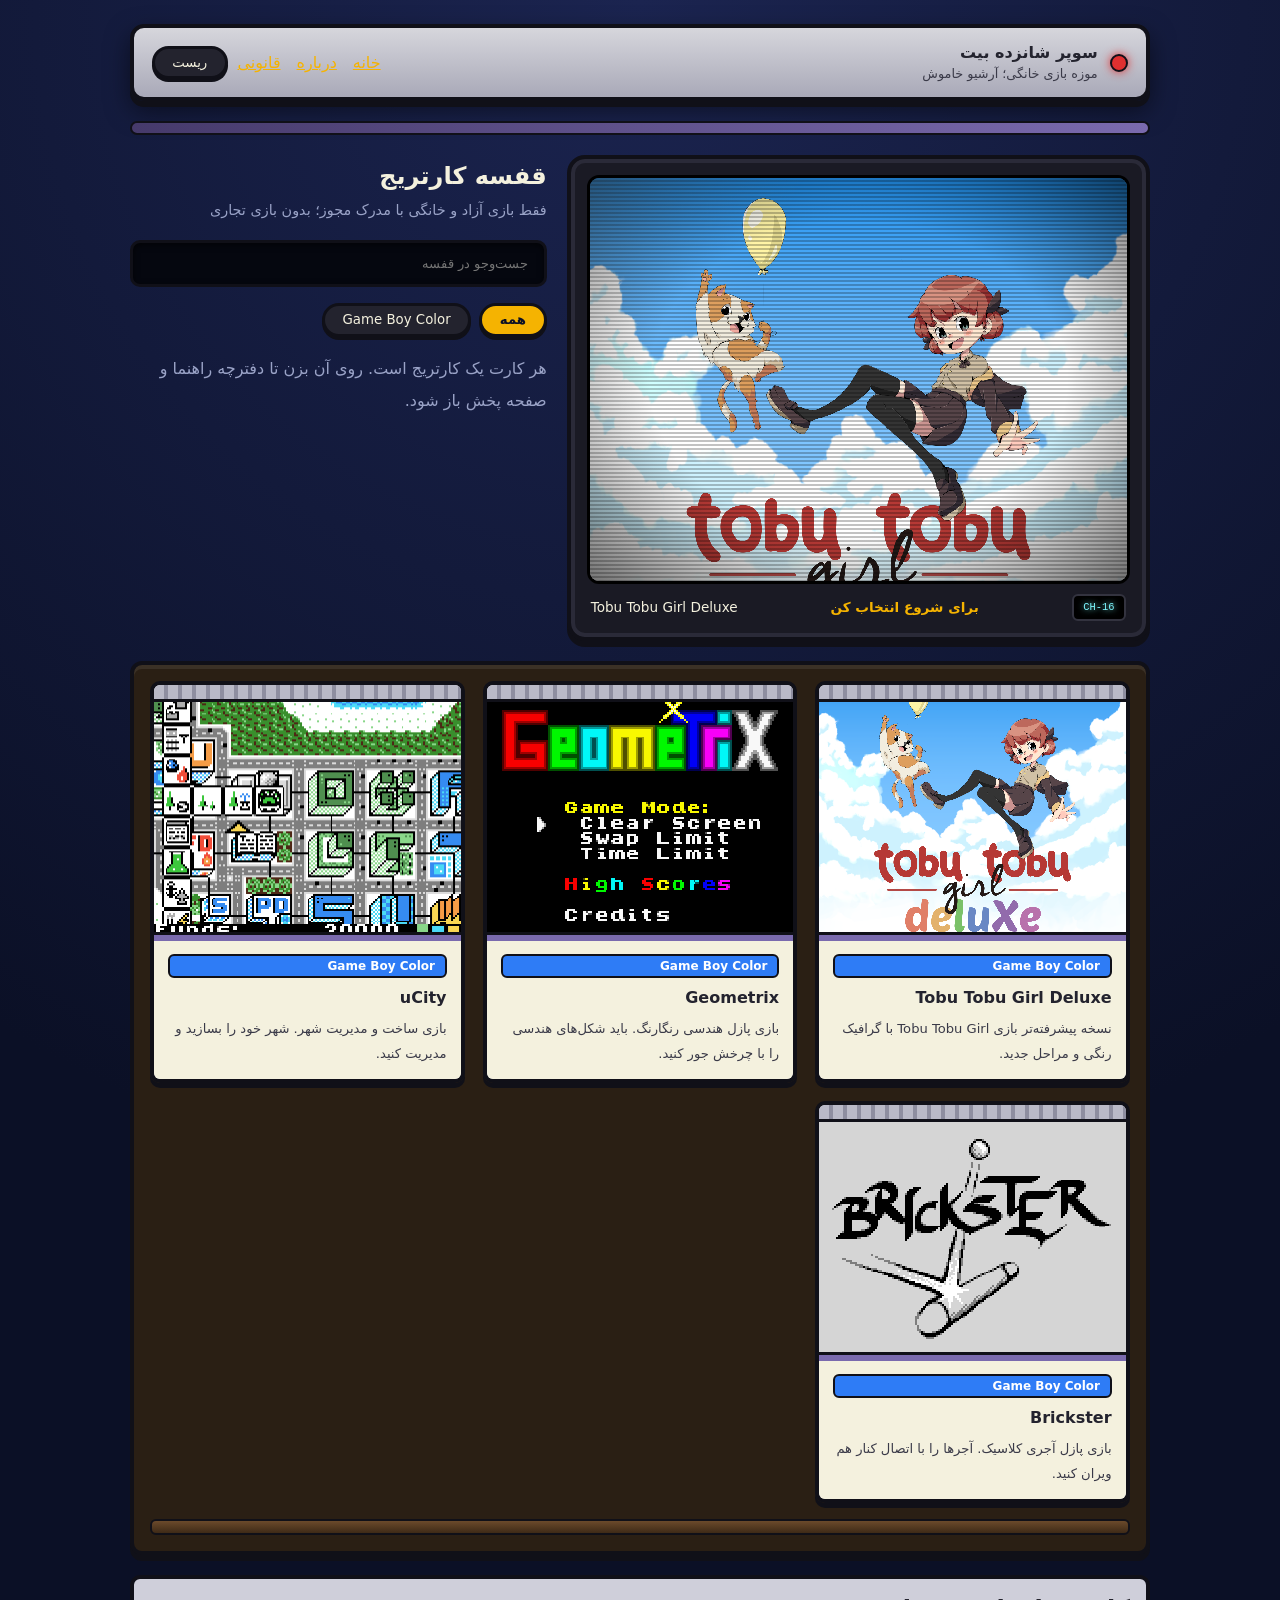
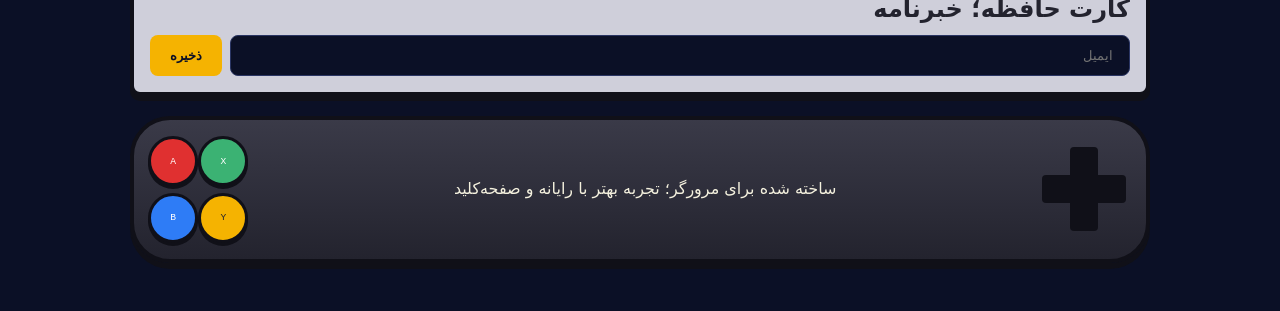
<file: site/index.html>
<!DOCTYPE html>
<html lang="fa" dir="rtl">
<head>
<meta charset="utf-8">
<meta name="viewport" content="width=device-width, initial-scale=1">
<link rel="icon" type="image/svg+xml" href="./favicon.svg">
<title>موزه بازی خانگی | سوپر شانزده بیت</title>
<link rel="stylesheet" href="../design/tokens.css">
<link rel="stylesheet" href="../design/components.css">
<style>
body { background: radial-gradient(circle at 50% 0%, #1B2450 0%, var(--bg) 60%); color: var(--text); font-family: var(--font-fa); margin: 0; padding: 1.5rem 1rem 3rem; }
.wrap { max-width: 1020px; margin-inline: auto; display: grid; gap: 1.25rem; }
.top-links { display: flex; gap: 1rem; flex-wrap: wrap; }
a { color: var(--accent); }
input[type="search"] { background: #05070F; border: 3px solid #101018; color: var(--text); border-radius: 10px; padding: 0.8rem 1rem; width: 100%; box-shadow: inset 0 2px 6px rgba(0,0,0,.6); }
.filters { display: flex; gap: 0.5rem; flex-wrap: wrap; }
.filter-btn { background: var(--snes-dark); border: 3px solid #101018; color: var(--paper); border-radius: 999px; padding: 0.4rem 1.1rem; cursor: pointer; font-family: var(--font-fa); box-shadow: 0 3px 0 #101018; }
.filter-btn.active { background: var(--accent); color: #0B1026; border-color: #101018; font-weight: 800; }
.cards { display: grid; grid-template-columns: repeat(auto-fit, minmax(240px, 1fr)); gap: 1.1rem; }
.cards a { text-decoration: none; }
.hero-grid { display: grid; grid-template-columns: 1.4fr 1fr; gap: 1.25rem; }
@media (max-width: 800px) { .hero-grid { grid-template-columns: 1fr; } }
.hero-side { display: grid; gap: 1rem; align-content: start; }
.hero-title { margin: 0; line-height: 1.8; }
.hero-title small { display: block; color: var(--muted); font-weight: 400; font-size: 0.9rem; }
.featured-cover { width: 100%; height: 100%; object-fit: cover; image-rendering: pixelated; display: block; }
</style>
</head>
<body>
<div class="wrap">

<div class="console-shell">
<div class="console-shell__brand">
<span class="power-led" aria-hidden="true"></span>
<div class="console-shell__title">
سوپر شانزده بیت
<small>موزه بازی خانگی؛ آرشیو خاموش</small>
</div>
</div>
<div class="console-shell__actions">
<nav class="top-links"><a href="./index.html">خانه</a><a href="./about.html">درباره</a><a href="./legal.html">قانونی</a></nav>
<button class="console-btn" id="reset" type="button">ریست</button>
</div>
</div>
<div class="purple-stripe" aria-hidden="true"></div>

<div class="hero-grid">
<section class="crt" aria-label="تلویزیون">
<div class="crt__screen">
<img class="featured-cover" id="featured-cover" alt="بازی ویژه">
<div class="crt__glare"></div>
</div>
<div class="crt__bar">
<span class="channel-badge" dir="ltr">CH-16</span>
<span class="press-start" id="featured-start">برای شروع انتخاب کن</span>
<span id="featured-name"></span>
</div>
</section>

<aside class="hero-side">
<h1 class="hero-title">قفسه کارتریج<small>فقط بازی آزاد و خانگی با مدرک مجوز؛ بدون بازی تجاری</small></h1>
<input type="search" id="q" placeholder="جست‌وجو در قفسه">
<div class="filters" id="filters"></div>
<p style="margin:0;color:var(--muted);line-height:2;">هر کارت یک کارتریج است. روی آن بزن تا دفترچه راهنما و صفحه پخش باز شود.</p>
</aside>
</div>

<section class="shelf" aria-label="قفسه">
<div id="list" class="cards"></div>
<div class="shelf__wood"></div>
<div id="empty" class="empty-state" hidden>چیزی پیدا نشد</div>
</section>

<section class="memory-card">
<h2 style="margin:0;">کارت حافظه؛ خبرنامه</h2>
<form class="newsletter-form" id="nl"><input type="email" id="nl-email" placeholder="ایمیل" required><button type="submit">ذخیره</button></form>
<p id="nl-ok" hidden>ذخیره شد</p>
</section>

<footer class="controller" aria-label="دسته">
<div class="dpad" aria-hidden="true"></div>
<p style="margin:0;color:var(--paper);line-height:2;">ساخته شده برای مرورگر؛ تجربه بهتر با رایانه و صفحه‌کلید</p>
<div class="abxy" aria-hidden="true"><span>X</span><span>A</span><span>Y</span><span>B</span></div>
</footer>

</div>
<script src="./app.js"></script>
</body>
</html>
</file>
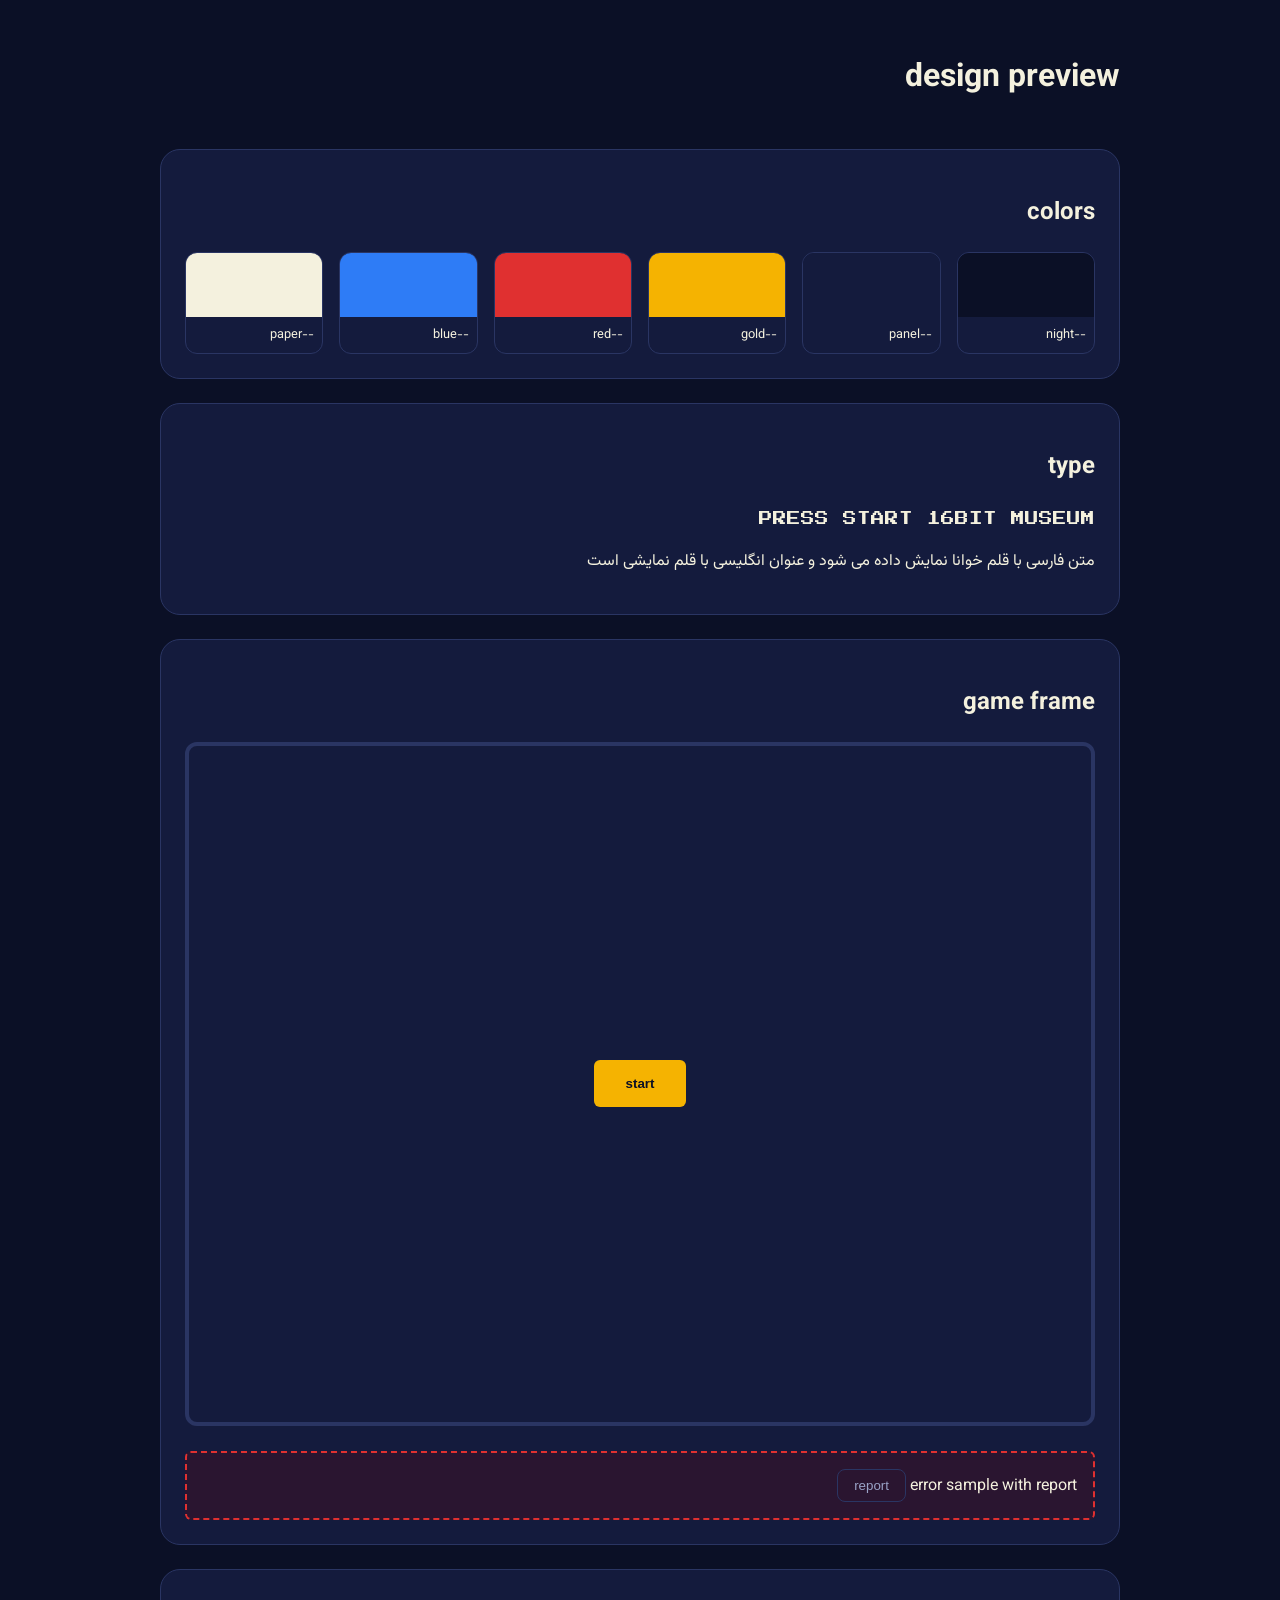
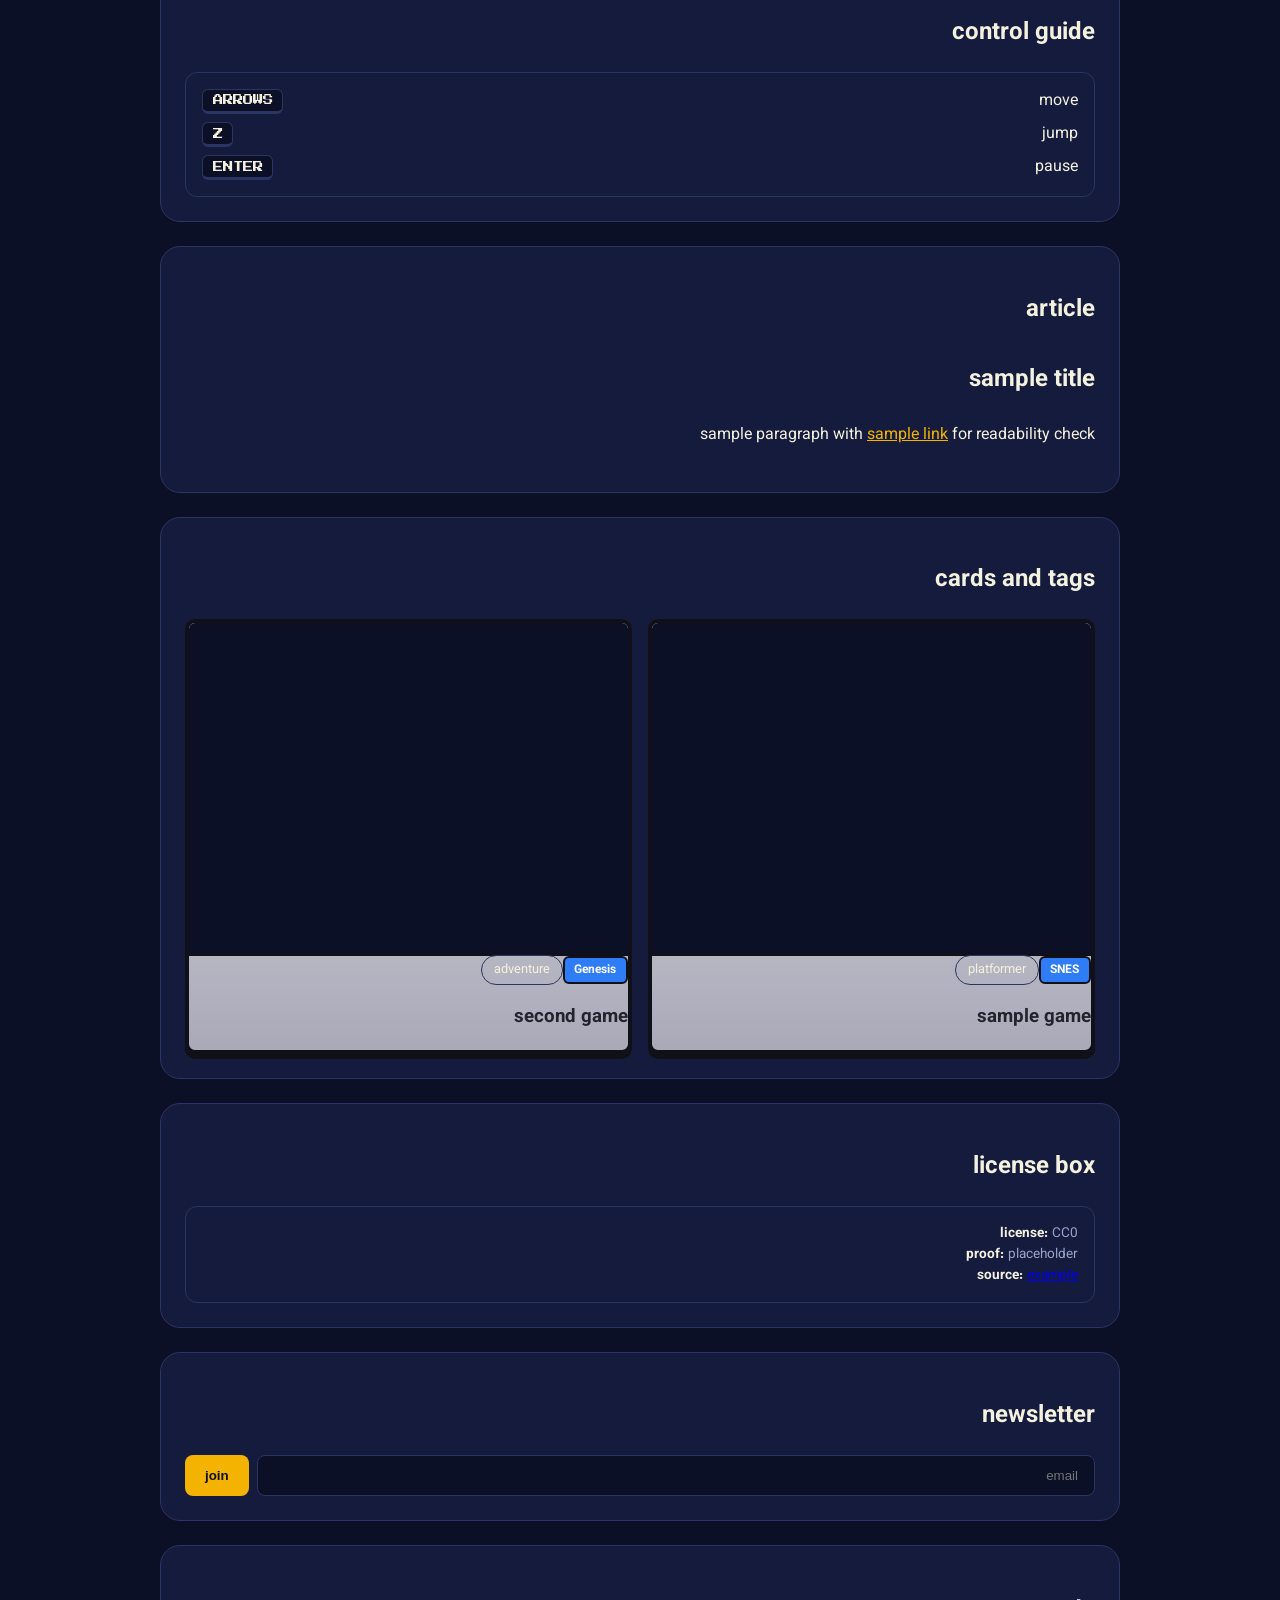
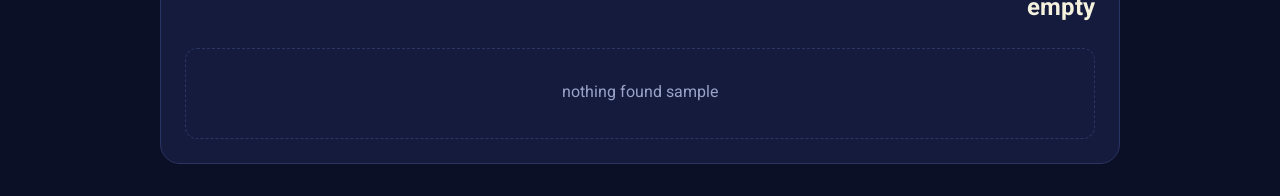
<file: design/preview.html>
﻿<!DOCTYPE html>
<html lang="fa" dir="rtl">
<head>
<meta charset="utf-8">
<meta name="viewport" content="width=device-width, initial-scale=1">
<title>16bit museum design preview</title>
<link rel="stylesheet" href="./tokens.css">
<link rel="stylesheet" href="./components.css">
<link rel="preconnect" href="https://fonts.googleapis.com">
<link rel="stylesheet" href="https://fonts.googleapis.com/css2?family=Press+Start+2P&family=Vazirmatn:wght@400;700;800&display=swap">
<style>
body { background: var(--bg); color: var(--text); font-family: var(--font-fa); margin: 0; padding: 2rem; }
.grid { display: grid; gap: 1.5rem; max-width: 960px; margin-inline: auto; }
section { background: var(--surface); border: 1px solid var(--border); border-radius: 20px; padding: 1.5rem; }
.swatches { display: grid; grid-template-columns: repeat(auto-fit, minmax(120px, 1fr)); gap: 1rem; }
.swatch { border: 1px solid var(--border); border-radius: 12px; overflow: hidden; }
.swatch i { display: block; height: 64px; }
.swatch span { display: block; padding: 0.5rem; font-size: 0.8rem; }
.display { font-family: var(--font-display); font-size: 0.85rem; line-height: 2; }
.cards { display: grid; grid-template-columns: repeat(auto-fit, minmax(220px, 1fr)); gap: 1rem; }
</style>
</head>
<body>
<main class="grid">
<h1>design preview</h1>
<section>
<h2>colors</h2>
<div class="swatches">
<div class="swatch"><i style="background:#0B1026"></i><span>--night</span></div>
<div class="swatch"><i style="background:#141B3D"></i><span>--panel</span></div>
<div class="swatch"><i style="background:#F5B301"></i><span>--gold</span></div>
<div class="swatch"><i style="background:#E03030"></i><span>--red</span></div>
<div class="swatch"><i style="background:#2E7CF6"></i><span>--blue</span></div>
<div class="swatch"><i style="background:#F4F1DE"></i><span>--paper</span></div>
</div>
</section>
<section>
<h2>type</h2>
<p class="display">PRESS START 16BIT MUSEUM</p>
<p>متن فارسی با قلم خوانا نمایش داده می شود و عنوان انگلیسی با قلم نمایشی است</p>
</section>
<section>
<h2>game frame</h2>
<p class="mobile-warning">mobile warning sample</p>
<div class="game-frame"><button class="game-frame__start" type="button">start</button></div>
<br>
<div class="game-frame__error">error sample with report <button class="report-button" type="button">report</button></div>
</section>
<section>
<h2>control guide</h2>
<div class="control-guide">
<div class="control-guide__row"><span>move</span><span class="key">ARROWS</span></div>
<div class="control-guide__row"><span>jump</span><span class="key">Z</span></div>
<div class="control-guide__row"><span>pause</span><span class="key">ENTER</span></div>
</div>
</section>
<section>
<h2>article</h2>
<div class="article-body">
<h2>sample title</h2>
<p>sample paragraph with <a href="#">sample link</a> for readability check</p>
</div>
</section>
<section>
<h2>cards and tags</h2>
<div class="cards">
<article class="game-card"><div class="game-card__cover"></div><div class="game-card__body"><span class="console-badge">SNES</span><span class="tag-chip">platformer</span><h3>sample game</h3></div></article>
<article class="game-card"><div class="game-card__cover"></div><div class="game-card__body"><span class="console-badge">Genesis</span><span class="tag-chip">adventure</span><h3>second game</h3></div></article>
</div>
</section>
<section>
<h2>license box</h2>
<div class="license-box"><strong>license:</strong> CC0<br><strong>proof:</strong> placeholder<br><strong>source:</strong> <a href="#">example</a></div>
</section>
<section>
<h2>newsletter</h2>
<form class="newsletter-form"><input type="email" placeholder="email"><button type="submit">join</button></form>
</section>
<section>
<h2>empty</h2>
<div class="empty-state">nothing found sample</div>
</section>
</main>
</body>
</html>
</file>
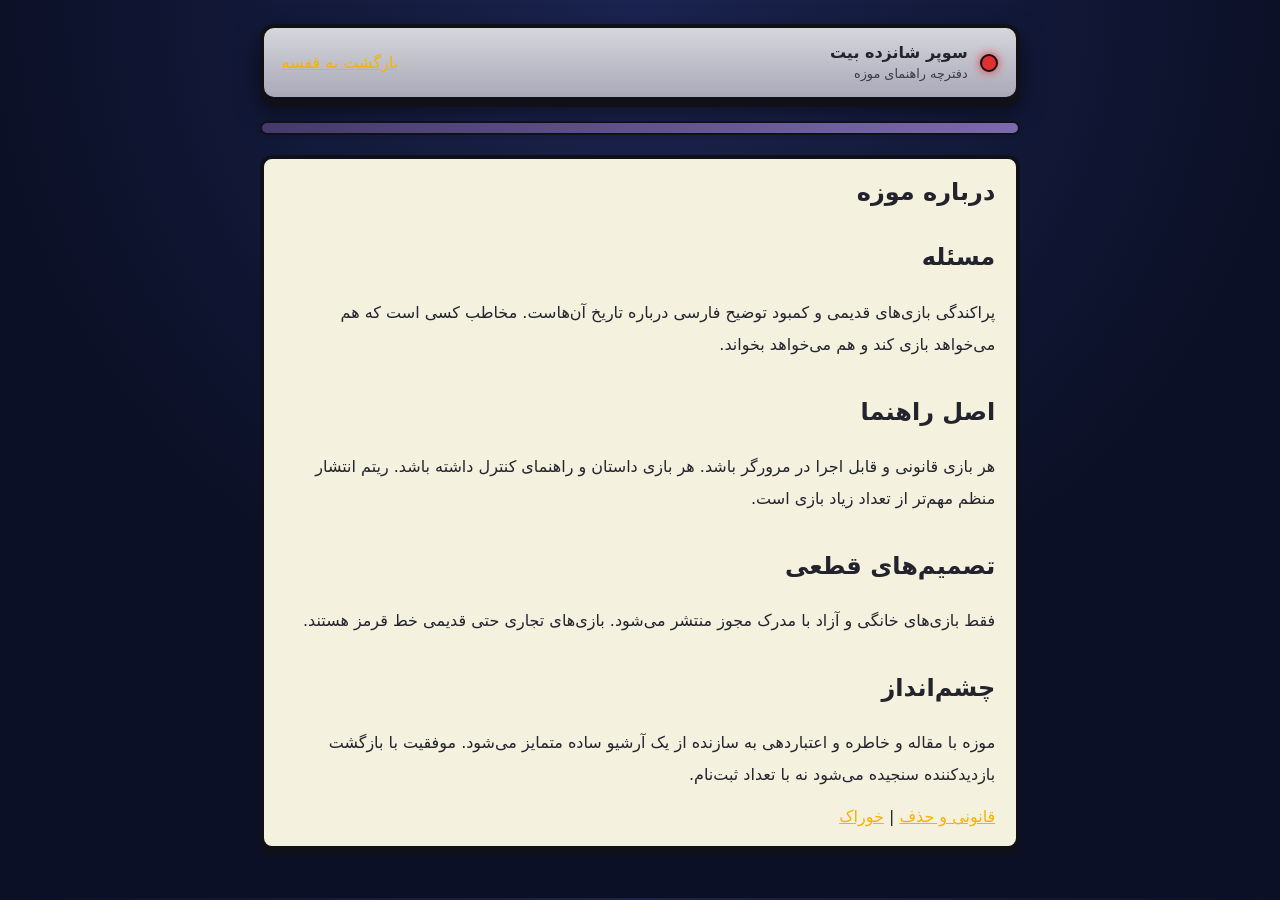
<file: site/about.html>
﻿<!DOCTYPE html>
<html lang="fa" dir="rtl">
<head>
<meta charset="utf-8">
<meta name="viewport" content="width=device-width, initial-scale=1">
<link rel="icon" type="image/svg+xml" href="./favicon.svg">
<title>درباره موزه | سوپر شانزده بیت</title>
<link rel="stylesheet" href="../design/tokens.css">
<link rel="stylesheet" href="../design/components.css">
<style>
body { background: radial-gradient(circle at 50% 0%, #1B2450 0%, var(--bg) 60%); color: var(--text); font-family: var(--font-fa); margin: 0; padding: 1.5rem 1rem 3rem; }
.wrap { max-width: 760px; margin-inline: auto; display: grid; gap: 1.25rem; }
a { color: var(--accent); }
.manual { background: var(--paper); color: #23232E; border: 4px solid #101018; border-radius: 12px; box-shadow: 0 6px 0 #101018; padding: 1.2rem 1.3rem; }
.manual .article-body { color: #23232E; }
</style>
</head>
<body>
<div class="wrap">
<div class="console-shell">
<div class="console-shell__brand">
<span class="power-led" aria-hidden="true"></span>
<div class="console-shell__title">
سوپر شانزده بیت
<small>دفترچه راهنمای موزه</small>
</div>
</div>
<div class="console-shell__actions">
<a href="./index.html">بازگشت به قفسه</a>
</div>
</div>
<div class="purple-stripe" aria-hidden="true"></div>
<section class="manual">
<h1 style="margin-top:0;">درباره موزه</h1>
<div class="article-body">
<h2>مسئله</h2>
<p>پراکندگی بازی‌های قدیمی و کمبود توضیح فارسی درباره تاریخ آن‌هاست. مخاطب کسی است که هم می‌خواهد بازی کند و هم می‌خواهد بخواند.</p>
<h2>اصل راهنما</h2>
<p>هر بازی قانونی و قابل اجرا در مرورگر باشد. هر بازی داستان و راهنمای کنترل داشته باشد. ریتم انتشار منظم مهم‌تر از تعداد زیاد بازی است.</p>
<h2>تصمیم‌های قطعی</h2>
<p>فقط بازی‌های خانگی و آزاد با مدرک مجوز منتشر می‌شود. بازی‌های تجاری حتی قدیمی خط قرمز هستند.</p>
<h2>چشم‌انداز</h2>
<p>موزه با مقاله و خاطره و اعتباردهی به سازنده از یک آرشیو ساده متمایز می‌شود. موفقیت با بازگشت بازدیدکننده سنجیده می‌شود نه با تعداد ثبت‌نام.</p>
</div>
<nav><a href="./legal.html">قانونی و حذف</a> | <a href="./rss.xml">خوراک</a></nav>
</section>
</div>
</body>
</html>
</file>
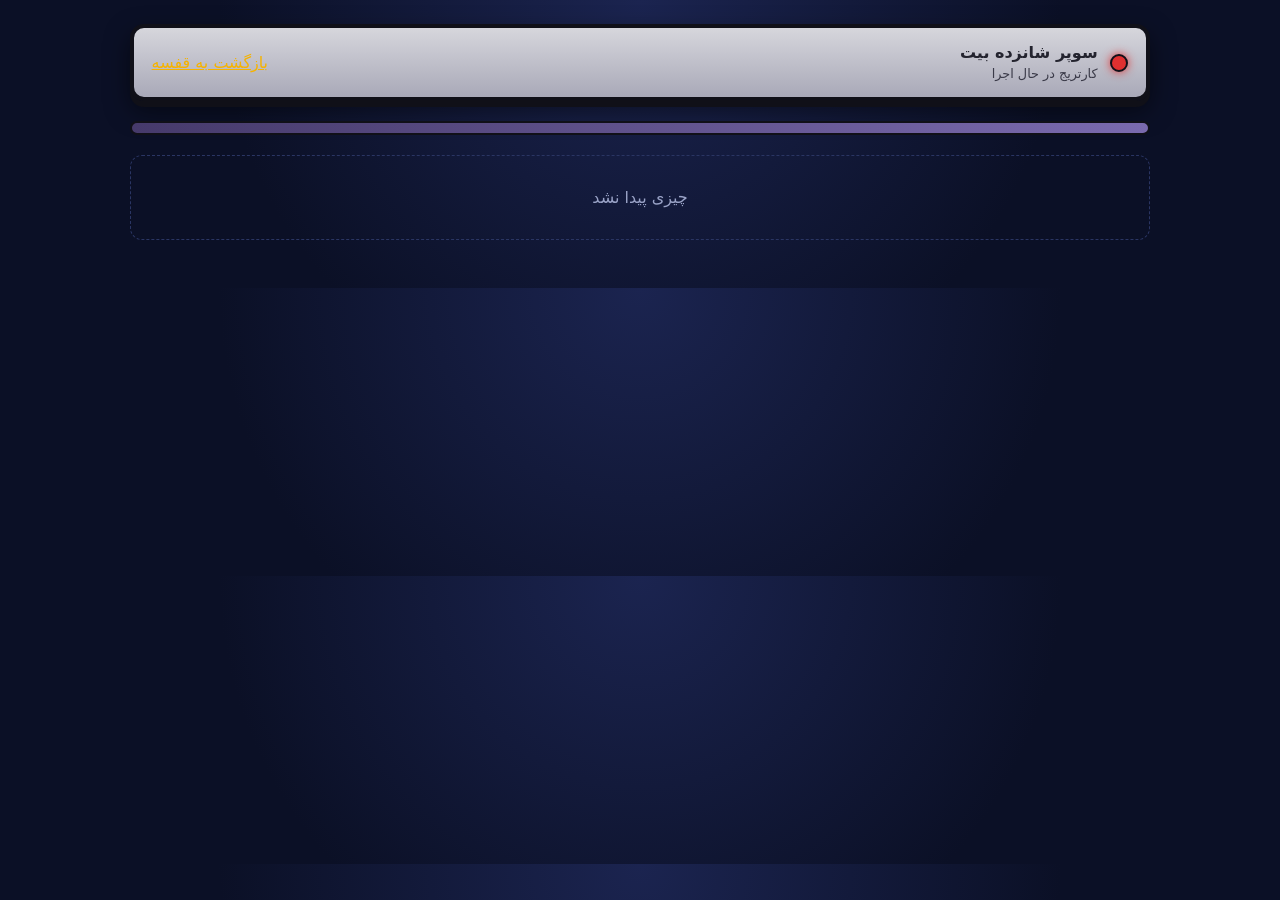
<file: site/game.html>
<!DOCTYPE html>
<html lang="fa" dir="rtl">
<head>
<meta charset="utf-8">
<meta name="viewport" content="width=device-width, initial-scale=1">
<link rel="icon" type="image/svg+xml" href="./favicon.svg">
<title>صفحه بازی | سوپر شانزده بیت</title>
<link rel="stylesheet" href="../design/tokens.css">
<link rel="stylesheet" href="../design/components.css">
<style>
body { background: radial-gradient(circle at 50% 0%, #1B2450 0%, var(--bg) 60%); color: var(--text); font-family: var(--font-fa); margin: 0; padding: 1.5rem 1rem 3rem; }
.wrap { max-width: 1020px; margin-inline: auto; display: grid; gap: 1.25rem; }
a { color: var(--accent); }
.detail-grid { display: grid; grid-template-columns: 1.5fr 1fr; gap: 1.25rem; }
@media (max-width: 860px) { .detail-grid { grid-template-columns: 1fr; } }
.cart-panel { background: linear-gradient(180deg, #E4E4E9, var(--snes-body-shadow)); color: var(--snes-dark); border: 4px solid #101018; border-radius: 12px; box-shadow: 0 6px 0 #101018; overflow: hidden; }
.cart-panel__grip { height: 14px; background: repeating-linear-gradient(90deg, var(--snes-groove) 0 10px, #8E8EA0 10px 14px); border-bottom: 3px solid #101018; }
.cart-panel__body { padding: 1rem 1.1rem; display: grid; gap: 0.7rem; }
.cart-panel__body h1 { margin: 0; line-height: 1.7; font-size: 1.4rem; }
.cart-panel__body p { margin: 0; line-height: 2; color: #33333F; }
#cover img { width: 100%; height: 220px; object-fit: cover; image-rendering: pixelated; display: block; border-bottom: 3px solid #101018; }
.meta { color: var(--muted); font-size: 0.85rem; line-height: 2; }
.manual { background: var(--paper); color: #23232E; border: 4px solid #101018; border-radius: 12px; box-shadow: 0 6px 0 #101018; padding: 1.2rem 1.3rem; }
.manual .article-body { color: #23232E; }
.manual .article-body a { color: #463A6B; }
</style>
</head>
<body>
<div class="wrap">

<div class="console-shell">
<div class="console-shell__brand">
<span class="power-led" aria-hidden="true"></span>
<div class="console-shell__title">
سوپر شانزده بیت
<small>کارتریج در حال اجرا</small>
</div>
</div>
<div class="console-shell__actions">
<a href="./index.html">بازگشت به قفسه</a>
</div>
</div>
<div class="purple-stripe" aria-hidden="true"></div>

<div id="empty" class="empty-state" hidden>چیزی پیدا نشد</div>

<article id="game" hidden>
<div class="detail-grid">
<section class="crt" aria-label="تلویزیون">
<div class="emu-container" id="frame"><button class="game-frame__start" id="start" type="button">شروع</button></div>
<div class="crt__bar">
<span class="channel-badge" dir="ltr">CH-16</span>
<span class="press-start">دکمه شروع را بزن</span>
<span class="console-badge" id="console"></span>
</div>
<p class="mobile-warning">تجربه بهتر با رایانه</p>
</section>

<aside class="cart-panel">
<div class="cart-panel__grip"></div>
<div id="cover"></div>
<div class="cart-panel__body">
<h1 id="title"></h1>
<p id="summary"></p>
<h2 style="margin:0;">راهنمای دسته</h2>
<div class="control-guide" id="controls"></div>
</div>
</aside>
</div>

<section class="manual">
<h2 style="margin-top:0;">دفترچه راهنما</h2>
<div class="article-body" id="article"><p>در حال بارگذاری مقاله</p></div>
<div class="license-box" id="license"></div>
<p class="meta" id="meta"></p>
<div id="tags" style="display:flex;gap:0.5rem;flex-wrap:wrap;"></div>
<br>
<button class="report-button" id="report" type="button" style="color:#463A6B;border-color:#463A6B;">گزارش مشکل</button>
<div id="report-ok" class="empty-state" hidden>گزارش دریافت شد</div>
</section>
</article>

</div>
<script src="./md-render.js?v=2"></script>
<script src="./game.js?v=2"></script>
</body>
</html>
</file>
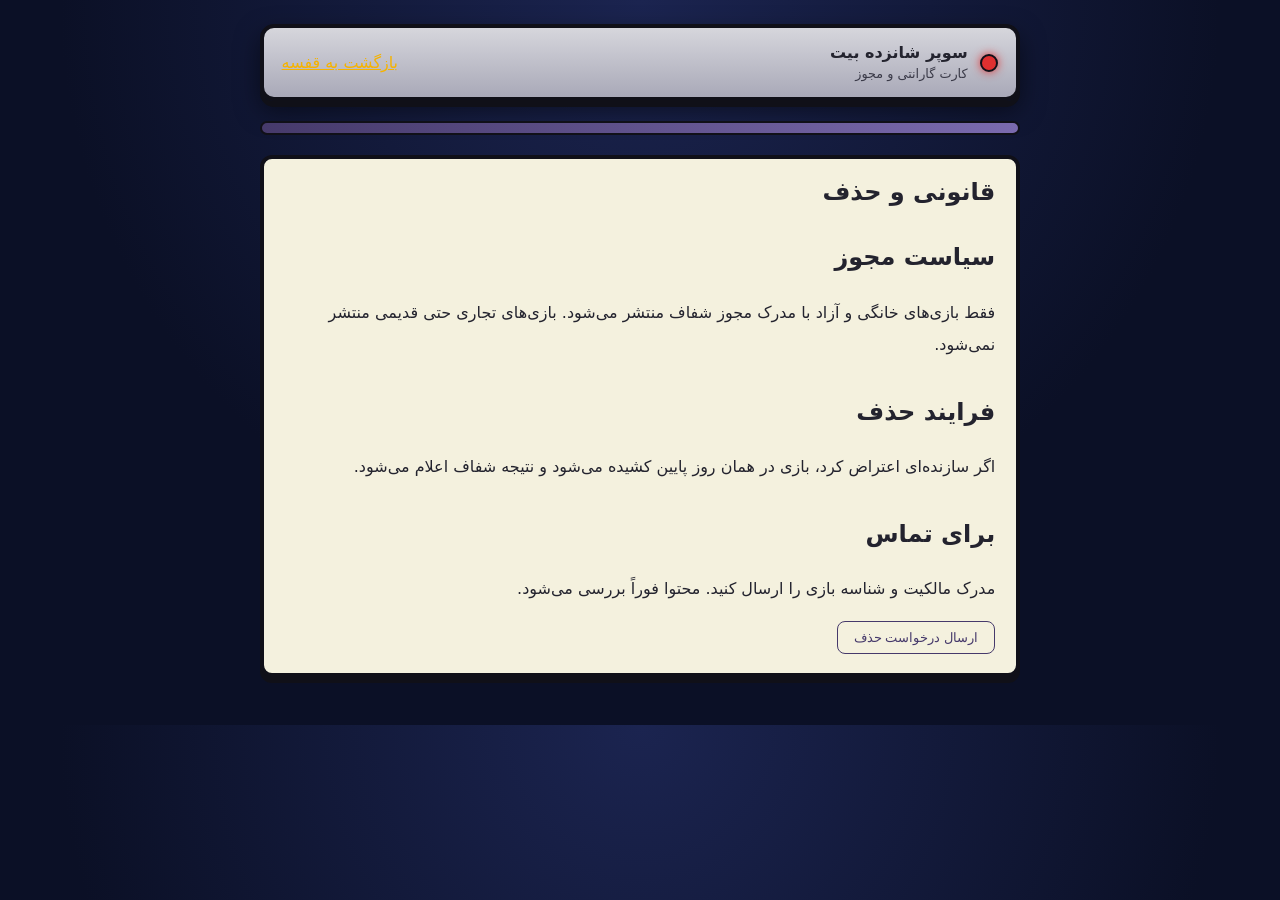
<file: site/legal.html>
﻿<!DOCTYPE html>
<html lang="fa" dir="rtl">
<head>
<meta charset="utf-8">
<meta name="viewport" content="width=device-width, initial-scale=1">
<link rel="icon" type="image/svg+xml" href="./favicon.svg">
<title>قانونی و حذف | سوپر شانزده بیت</title>
<link rel="stylesheet" href="../design/tokens.css">
<link rel="stylesheet" href="../design/components.css">
<style>
body { background: radial-gradient(circle at 50% 0%, #1B2450 0%, var(--bg) 60%); color: var(--text); font-family: var(--font-fa); margin: 0; padding: 1.5rem 1rem 3rem; }
.wrap { max-width: 760px; margin-inline: auto; display: grid; gap: 1.25rem; }
a { color: var(--accent); }
.manual { background: var(--paper); color: #23232E; border: 4px solid #101018; border-radius: 12px; box-shadow: 0 6px 0 #101018; padding: 1.2rem 1.3rem; }
.manual .article-body { color: #23232E; }
</style>
</head>
<body>
<div class="wrap">
<div class="console-shell">
<div class="console-shell__brand">
<span class="power-led" aria-hidden="true"></span>
<div class="console-shell__title">
سوپر شانزده بیت
<small>کارت گارانتی و مجوز</small>
</div>
</div>
<div class="console-shell__actions">
<a href="./index.html">بازگشت به قفسه</a>
</div>
</div>
<div class="purple-stripe" aria-hidden="true"></div>
<section class="manual">
<h1 style="margin-top:0;">قانونی و حذف</h1>
<div class="article-body">
<h2>سیاست مجوز</h2>
<p>فقط بازی‌های خانگی و آزاد با مدرک مجوز شفاف منتشر می‌شود. بازی‌های تجاری حتی قدیمی منتشر نمی‌شود.</p>
<h2>فرایند حذف</h2>
<p>اگر سازنده‌ای اعتراض کرد، بازی در همان روز پایین کشیده می‌شود و نتیجه شفاف اعلام می‌شود.</p>
<h2>برای تماس</h2>
<p>مدرک مالکیت و شناسه بازی را ارسال کنید. محتوا فوراً بررسی می‌شود.</p>
</div>
<button class="report-button" type="button" style="color:#463A6B;border-color:#463A6B;" onclick="alert('فرم تماس به‌زودی')">ارسال درخواست حذف</button>
</section>
</div>
</body>
</html>
</file>
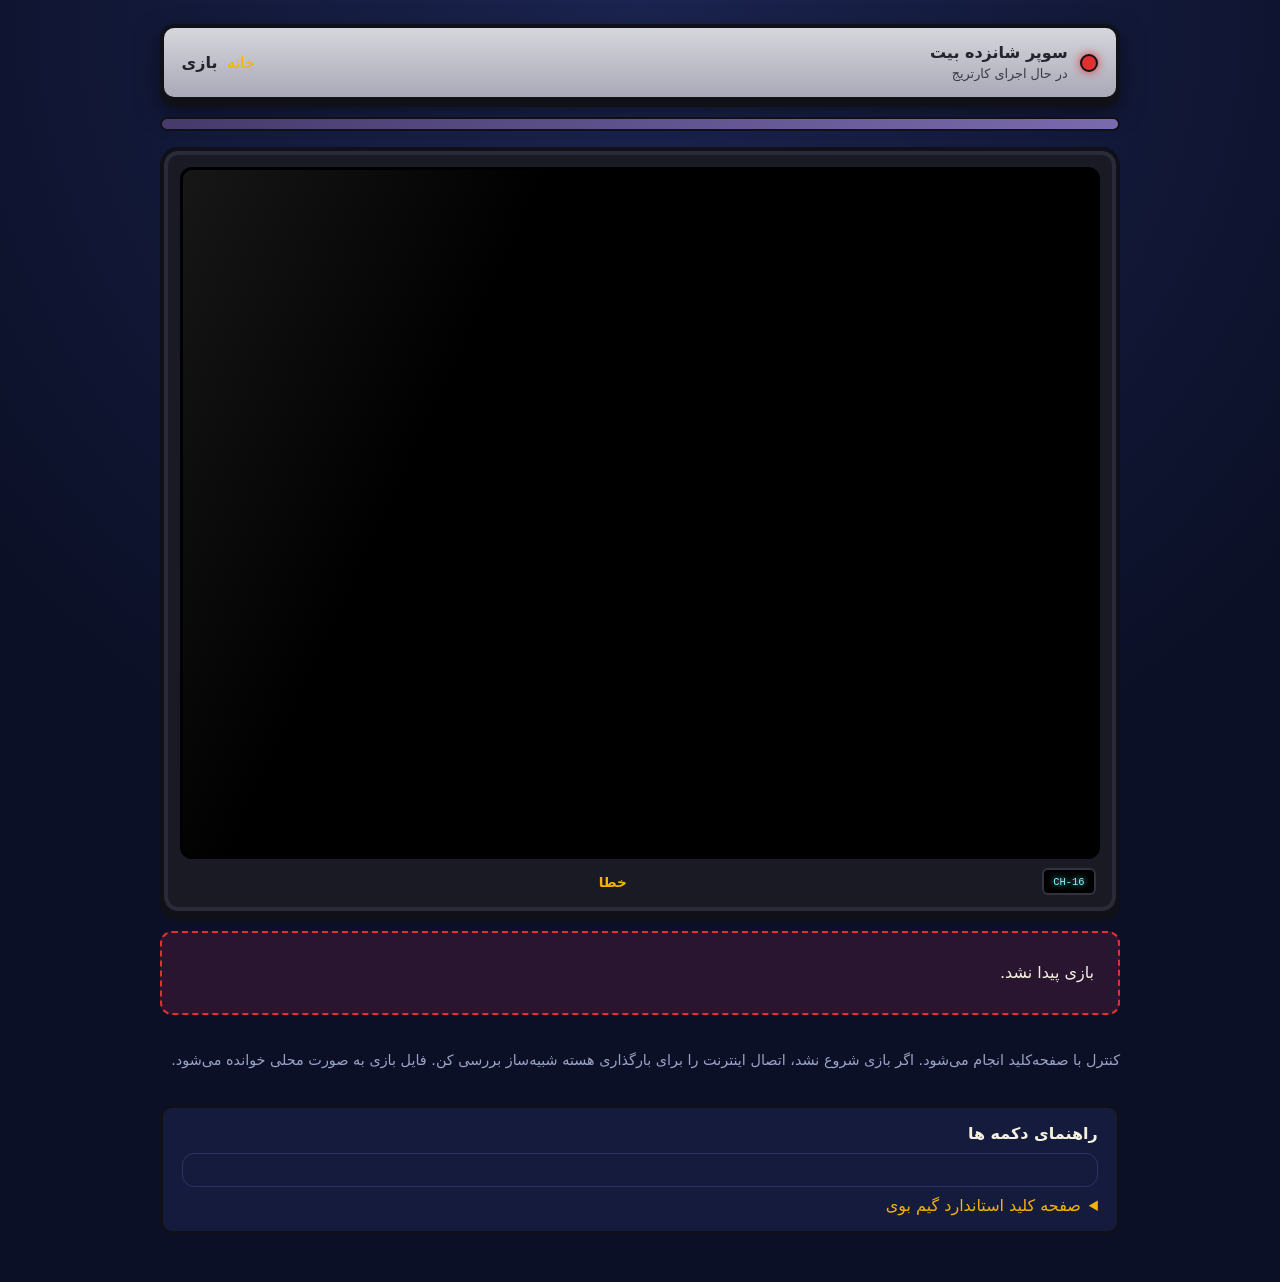
<file: site/emulator/player.html>
﻿<!DOCTYPE html>
<html lang="fa" dir="rtl">
<head>
<meta charset="utf-8">
<meta name="viewport" content="width=device-width, initial-scale=1">
<link rel="icon" type="image/svg+xml" href="../favicon.svg">
<title>شبیه‌ساز | سوپر شانزده بیت</title>
<link rel="stylesheet" href="../../design/tokens.css">
<link rel="stylesheet" href="../../design/components.css">
<style>
body { background: radial-gradient(circle at 50% 0%, #1B2450 0%, #0B1026 60%); color: #F4F1DE; font-family: "Vazirmatn", system-ui, sans-serif; margin: 0; padding: 1.5rem 1rem 3rem; }
.wrap { max-width: 960px; margin-inline: auto; display: grid; gap: 1rem; }
a { color: #F5B301; text-decoration: none; }
#game { width: 100%; aspect-ratio: 4/3; background: #000; position: relative; z-index: 1; }
.controls-card{background:var(--panel);border:3px solid #101018;border-radius:12px;padding:1rem 1.2rem;color:var(--text);} .controls-card h2{margin:0 0 .6rem;font-size:1rem;} .keymap{margin-top:.6rem;} .keymap summary{cursor:pointer;color:var(--accent);} .hint { color: var(--muted); line-height: 2; font-size: 0.9rem; }
.load-error { background: #2A1530; border: 2px dashed var(--danger); border-radius: 12px; padding: 1.5rem; line-height: 2; }
</style>
</head>
<body>
<div class="wrap">
<div class="console-shell">
<div class="console-shell__brand">
<span class="power-led" aria-hidden="true"></span>
<div class="console-shell__title">
سوپر شانزده بیت
<small>در حال اجرای کارتریج</small>
</div>
</div>
<div class="console-shell__actions">
<a href="../index.html">خانه</a>
<strong id="game-title">بازی</strong>
</div>
</div>
<div class="purple-stripe" aria-hidden="true"></div>

<section class="crt" aria-label="تلویزیون">
<div class="crt__screen">
<div id="game"><p style="color:#9AA3C7;">در حال بارگذاری شبیه‌ساز…</p></div>
<div class="crt__glare"></div>
</div>
<div class="crt__bar">
<span class="channel-badge" dir="ltr">CH-16</span>
<span class="press-start" id="emu-status">در حال بارگذاری</span>
<span id="game-meta"></span>
</div>
</section>

<div id="load-error" class="load-error" hidden></div>

<p class="hint">کنترل با صفحه‌کلید انجام می‌شود. اگر بازی شروع نشد، اتصال اینترنت را برای بارگذاری هسته شبیه‌ساز بررسی کن. فایل بازی به صورت محلی خوانده می‌شود.</p>
<section class=controls-card><h2>راهنمای دکمه ها</h2><div class=control-guide id=controls></div><details class=keymap><summary>صفحه کلید استاندارد گیم بوی</summary><div class=control-guide><div class=control-guide__row><span>حرکت</span><span class=key dir=ltr>Arrow keys</span></div><div class=control-guide__row><span>دکمه A</span><span class=key dir=ltr>X</span></div><div class=control-guide__row><span>دکمه B</span><span class=key dir=ltr>Z</span></div><div class=control-guide__row><span>استارت</span><span class=key dir=ltr>Enter</span></div><div class=control-guide__row><span>سلکت</span><span class=key dir=ltr>Shift</span></div></div></details></section>
</div>
<script>
(function(){
var params = new URLSearchParams(location.search);
var slug = params.get("slug") || "";
function fail(msg) {
  var box = document.getElementById("load-error");
  box.hidden = false;
  box.textContent = msg;
  document.getElementById("emu-status").textContent = "خطا";
  document.getElementById("game").innerHTML = "";
}
fetch("../../content/games.json").then(function(r){
  if (!r.ok) throw new Error("games.json");
  return r.json();
}).then(function(games){
  var g = null;
  games.forEach(function(x){ if (x.slug === slug) g = x; });
  if (!g) { fail("بازی پیدا نشد."); return; }
  if (!g.rom_path) { fail("فایل این بازی هنوز به آرشیو اضافه نشده است."); return; }
  document.getElementById("game-title").textContent = g.title;
  document.title = g.title + " | سوپر شانزده بیت";
  var meta = document.getElementById("game-meta");
  if (meta) meta.textContent = g.console || "";
  var cb=document.getElementById('controls');if(cb&&g.controls){var h='';g.controls.forEach(function(c){if(typeof c==='string'){h+='<div class=control-guide__row><span>'+c+'</span></div>';}else{h+='<div class=control-guide__row><span>'+c.button+' - '+c.action+'</span><span class=key dir=ltr>'+c.key+'</span></div>';}});cb.innerHTML=h;}var romUrl = "../../" + g.rom_path.replace(/^\.\.\//, "");
  var core = 'gb';
  // EmulatorJS reads these from the global scope, so they must live on window.
  window.EJS_player = "#game";
  window.EJS_core = core;
  window.EJS_gameName = g.title;
  window.EJS_gameUrl = romUrl;
  window.EJS_pathtodata = "https://cdn.emulatorjs.org/stable/data/";
  window.EJS_startOnLoaded = true;
  window.EJS_disableDatabases = true;
  var script = document.createElement("script");
  script.src = "https://cdn.emulatorjs.org/stable/data/loader.js";
  script.onerror = function(){ fail("بارگذاری شبیه‌ساز از اینترنت ناموفق بود. اتصال را بررسی کن."); };
  document.body.appendChild(script);
}).catch(function(){ fail("خواندن فهرست بازی‌ها ناموفق بود."); });
})();
</script>
</body>
</html>
</file>
<file: design/tokens.css>
﻿:root {
  --night: #0B1026;
  --panel: #141B3D;
  --gold: #F5B301;
  --red: #E03030;
  --blue: #2E7CF6;
  --paper: #F4F1DE;
  --bg: var(--night);
  --surface: var(--panel);
  --text: var(--paper);
  --muted: #9AA3C7;
  --accent: var(--gold);
  --danger: var(--red);
  --info: var(--blue);
  --border: #2A3563;
  --font-fa: "Vazirmatn", system-ui, sans-serif;
  --font-display: "Press Start 2P", monospace;
  --space-1: 0.25rem;
  --space-2: 0.5rem;
  --space-3: 0.75rem;
  --space-4: 1rem;
  --space-6: 1.5rem;
  --space-8: 2rem;
  --radius-sm: 6px;
  --radius-md: 12px;
  --radius-lg: 20px;

  /* Super 16-bit console layer */
  --snes-body: #D6D6DC;
  --snes-body-shadow: #A9A9B8;
  --snes-groove: #B9B9C7;
  --snes-purple: #7A6AAE;
  --snes-purple-deep: #463A6B;
  --snes-dark: #23232E;
  --btn-green: #3BB273;
  --btn-yellow: #F5B301;
  --crt-screen: #05070F;
  --scanline: rgba(0, 0, 0, 0.24);
  --cart-stripe-gb: #2E7CF6;
  --cart-stripe-gbc: #7A6AAE;
  --pixel: 4px;
}
</file>
<file: design/components.css>
﻿/* 16-bit console theme: Super Nintendo inspired, RTL-safe */

.game-frame {
  background: var(--surface);
  border: 4px solid var(--border);
  border-radius: var(--radius-md);
  aspect-ratio: 4 / 3;
  display: grid;
  place-items: center;
}
.game-frame__start {
  background: var(--accent);
  color: #0B1026;
  font-weight: 800;
  padding: 1rem 2rem;
  border-radius: var(--radius-sm);
  border: 0;
  cursor: pointer;
}
.game-frame__start:focus-visible {
  outline: 3px solid var(--paper);
  outline-offset: 3px;
}
.game-frame__error {
  color: var(--paper);
  background: #2A1530;
  border: 2px dashed var(--danger);
  border-radius: var(--radius-sm);
  padding: 1rem;
}

/* Console shell bar */
.console-shell {
  background: linear-gradient(180deg, var(--snes-body) 0%, var(--snes-body-shadow) 100%);
  color: var(--snes-dark);
  border: 4px solid #101018;
  border-radius: 14px;
  box-shadow: 0 6px 0 #101018, 0 10px 24px rgba(0, 0, 0, 0.5);
  padding: 0.9rem 1.1rem;
  display: flex;
  align-items: center;
  justify-content: space-between;
  gap: 1rem;
  flex-wrap: wrap;
}
.console-shell__brand {
  display: flex;
  align-items: center;
  gap: 0.8rem;
}
.power-led {
  width: 14px;
  height: 14px;
  border-radius: 50%;
  background: var(--danger);
  border: 2px solid #101018;
  box-shadow: 0 0 10px var(--danger);
}
.console-shell__title {
  font-weight: 900;
  line-height: 1.4;
}
.console-shell__title small {
  display: block;
  font-weight: 400;
  font-size: 0.8rem;
  color: #3A3A48;
}
.console-shell__actions {
  display: flex;
  align-items: center;
  gap: 0.6rem;
  flex-wrap: wrap;
}
.console-btn {
  font-family: var(--font-fa);
  background: var(--snes-dark);
  color: var(--paper);
  border: 3px solid #101018;
  border-radius: 999px;
  padding: 0.4rem 1.1rem;
  cursor: pointer;
  box-shadow: 0 3px 0 #101018;
}
.console-btn:active {
  transform: translateY(2px);
  box-shadow: 0 1px 0 #101018;
}
.purple-stripe {
  height: 10px;
  border-radius: 999px;
  background: linear-gradient(90deg, var(--snes-purple-deep), var(--snes-purple));
  border: 2px solid #101018;
}

/* CRT television */
.crt {
  background: #1A1A24;
  border: 4px solid #101018;
  border-radius: 18px;
  padding: 1rem;
  box-shadow: 0 6px 0 #101018, inset 0 0 0 4px #2A2A38;
}
.crt__screen {
  position: relative;
  background: var(--crt-screen);
  border: 3px solid #000;
  border-radius: 12px;
  overflow: hidden;
  aspect-ratio: 4 / 3;
  display: grid;
  place-items: center;
}
.crt__screen::after {
  content: "";
  position: absolute;
  inset: 0;
  pointer-events: none;
  background: repeating-linear-gradient(
    180deg,
    transparent 0 2px,
    var(--scanline) 2px 4px
  );
}
.crt__screen::before {
  content: "";
  position: absolute;
  inset: 0;
  pointer-events: none;
  background: radial-gradient(ellipse at center, transparent 55%, rgba(0, 0, 0, 0.55) 100%);
  z-index: 2;
}
.crt__glare {
  position: absolute;
  inset: 0;
  pointer-events: none;
  background: linear-gradient(115deg, rgba(255, 255, 255, 0.09) 0%, transparent 30%);
  z-index: 3;
}
.crt__bar {
  display: flex;
  align-items: center;
  justify-content: space-between;
  gap: 0.75rem;
  color: var(--paper);
  font-size: 0.85rem;
  padding: 0.6rem 0.25rem 0;
  flex-wrap: wrap;
}
.channel-badge {
  font-family: var(--font-display);
  font-size: 0.65rem;
  background: #000;
  color: #7DF9FF;
  border: 2px solid #33333F;
  border-radius: 6px;
  padding: 0.35rem 0.6rem;
  text-shadow: 0 0 6px #7DF9FF;
}
.press-start {
  font-weight: 800;
  color: var(--gold);
  animation: blink 1.1s steps(2, start) infinite;
}
@keyframes blink {
  50% { opacity: 0; }
}

/* Cartridge shelf */
.shelf {
  background: #2A1F14;
  border: 4px solid #101018;
  border-radius: 12px;
  box-shadow: inset 0 4px 0 rgba(255, 255, 255, 0.08), 0 6px 0 #101018;
  padding: 1rem;
  display: grid;
  gap: 1rem;
}
.shelf__wood {
  height: 12px;
  background: linear-gradient(180deg, #6B4A2B, #3E2A17);
  border: 2px solid #101018;
  border-radius: 6px;
}
.game-card {
  background: linear-gradient(180deg, #E4E4E9 0%, var(--snes-body-shadow) 100%);
  border: 4px solid #101018;
  border-radius: 10px;
  overflow: hidden;
  box-shadow: 0 5px 0 #101018;
  transition: transform 0.12s;
  color: var(--snes-dark);
}
.game-card:hover {
  transform: translateY(-3px);
}
.game-card__grip {
  height: 14px;
  background: repeating-linear-gradient(90deg, var(--snes-groove) 0 10px, #8E8EA0 10px 14px);
  border-bottom: 3px solid #101018;
}
.game-card__cover {
  aspect-ratio: 4 / 3;
  background: #0B1026;
  image-rendering: pixelated;
  border-bottom: 3px solid #101018;
}
.game-card__cover img {
  width: 100%;
  height: 100%;
  object-fit: cover;
  image-rendering: pixelated;
  display: block;
}
.game-card__label {
  background: var(--paper);
  border-top: 6px solid var(--cart-stripe-gb);
  padding: 0.8rem 0.9rem;
  display: grid;
  gap: 0.4rem;
}
.game-card__label--gbc {
  border-top-color: var(--cart-stripe-gbc);
}
.game-card__label h3 {
  margin: 0;
  font-size: 1rem;
  line-height: 1.6;
}
.game-card__label p {
  margin: 0;
  font-size: 0.82rem;
  line-height: 1.9;
  color: #3A3A48;
}

.control-guide {
  display: grid;
  gap: 0.5rem;
  background: var(--surface);
  border: 1px solid var(--border);
  border-radius: var(--radius-md);
  padding: 1rem;
}
.control-guide__row {
  display: flex;
  align-items: center;
  justify-content: space-between;
  gap: 1rem;
}
.key {
  font-family: var(--font-display);
  font-size: 0.65rem;
  background: var(--night);
  border: 1px solid var(--border);
  border-bottom-width: 3px;
  border-radius: 6px;
  padding: 0.35rem 0.6rem;
  color: var(--text);
}
.article-body {
  line-height: 2;
  color: var(--text);
}
.article-body h2 {
  line-height: 1.6;
  margin-top: 2rem;
}
.article-body a {
  color: var(--accent);
}
.tag-chip {
  border: 1px solid var(--border);
  border-radius: 999px;
  padding: 0.25rem 0.75rem;
  font-size: 0.8rem;
  color: var(--text);
}
.tag {
  display: inline-block;
  background: var(--night);
  border: 2px solid var(--border);
  border-bottom-width: 4px;
  border-radius: 8px;
  padding: 0.3rem 0.8rem;
  margin: 0.15rem;
  color: var(--text);
}
.newsletter-form {
  display: flex;
  gap: 0.5rem;
}
.newsletter-form input {
  flex: 1;
  background: var(--night);
  border: 1px solid var(--border);
  border-radius: 8px;
  padding: 0.75rem 1rem;
  color: var(--text);
}
.newsletter-form button {
  background: var(--accent);
  color: #0B1026;
  font-weight: 800;
  border: 0;
  border-radius: 8px;
  padding: 0.75rem 1.25rem;
  cursor: pointer;
}
.report-button {
  background: transparent;
  color: var(--muted);
  border: 1px solid var(--border);
  border-radius: 8px;
  padding: 0.5rem 1rem;
  cursor: pointer;
}
.empty-state {
  text-align: center;
  border: 1px dashed var(--border);
  border-radius: var(--radius-md);
  padding: 2rem 1rem;
  color: var(--muted);
}
.mobile-warning {
  display: none;
  background: #2A2305;
  border: 1px solid var(--accent);
  border-radius: 8px;
  padding: 0.75rem 1rem;
}
.console-badge {
  display: inline-block;
  background: var(--info);
  color: #fff;
  border: 2px solid #101018;
  border-radius: 6px;
  padding: 0.2rem 0.6rem;
  font-size: 0.75rem;
  font-weight: 700;
}
.emu-container {
  width: 100%;
  aspect-ratio: 4 / 3;
  background: #000;
  border: 4px solid #101018;
  border-radius: 12px;
  display: grid;
  place-items: center;
  position: relative;
  overflow: hidden;
}
.emu-container::after {
  content: "";
  position: absolute;
  inset: 0;
  pointer-events: none;
  background: repeating-linear-gradient(180deg, transparent 0 2px, rgba(0, 0, 0, 0.25) 2px 4px);
}
.emu-container iframe {
  width: 100%;
  height: 100%;
  border: 0;
}
.license-box {
  background: var(--surface);
  border: 1px solid var(--border);
  border-radius: var(--radius-md);
  padding: 1rem;
  font-size: 0.85rem;
  color: var(--muted);
}
.license-box strong {
  color: var(--text);
}

/* Controller footer */
.controller {
  background: linear-gradient(180deg, #3A3A48, #23232E);
  border: 4px solid #101018;
  border-radius: 40px;
  box-shadow: 0 6px 0 #101018;
  padding: 1rem 1.25rem;
  display: flex;
  align-items: center;
  justify-content: space-between;
  gap: 1rem;
  flex-wrap: wrap;
}
.dpad {
  width: 84px;
  height: 84px;
  position: relative;
  flex: none;
}
.dpad::before,
.dpad::after {
  content: "";
  position: absolute;
  background: #101018;
  border-radius: 4px;
}
.dpad::before {
  inset: 28px 0;
}
.dpad::after {
  inset: 0 28px;
}
.abxy {
  display: grid;
  grid-template-columns: repeat(2, 44px);
  gap: 0.4rem;
}
.abxy span {
  width: 44px;
  height: 44px;
  border-radius: 50%;
  display: grid;
  place-items: center;
  font-family: var(--font-display);
  font-size: 0.6rem;
  color: #fff;
  border: 3px solid #101018;
  box-shadow: 0 3px 0 #101018;
}
.abxy span:nth-child(1) { background: var(--btn-green); }
.abxy span:nth-child(2) { background: var(--danger); }
.abxy span:nth-child(3) { background: var(--btn-yellow); color: #23232E; }
.abxy span:nth-child(4) { background: var(--info); }

.memory-card {
  background: #CFCFDA;
  color: var(--snes-dark);
  border: 4px solid #101018;
  border-radius: 10px;
  box-shadow: 0 5px 0 #101018;
  padding: 1rem;
  display: grid;
  gap: 0.75rem;
}

@media (max-width: 640px) {
  .mobile-warning {
    display: block;
  }
  .controller {
    border-radius: 24px;
  }
}
.pixelated {
  image-rendering: pixelated;
}
a:focus-visible,
button:focus-visible,
input:focus-visible {
  outline: 3px solid var(--paper);
  outline-offset: 2px;
}
@media (prefers-reduced-motion: reduce) {
  * {
    animation: none;
    transition: none;
    scroll-behavior: auto;
  }
}
</file>
